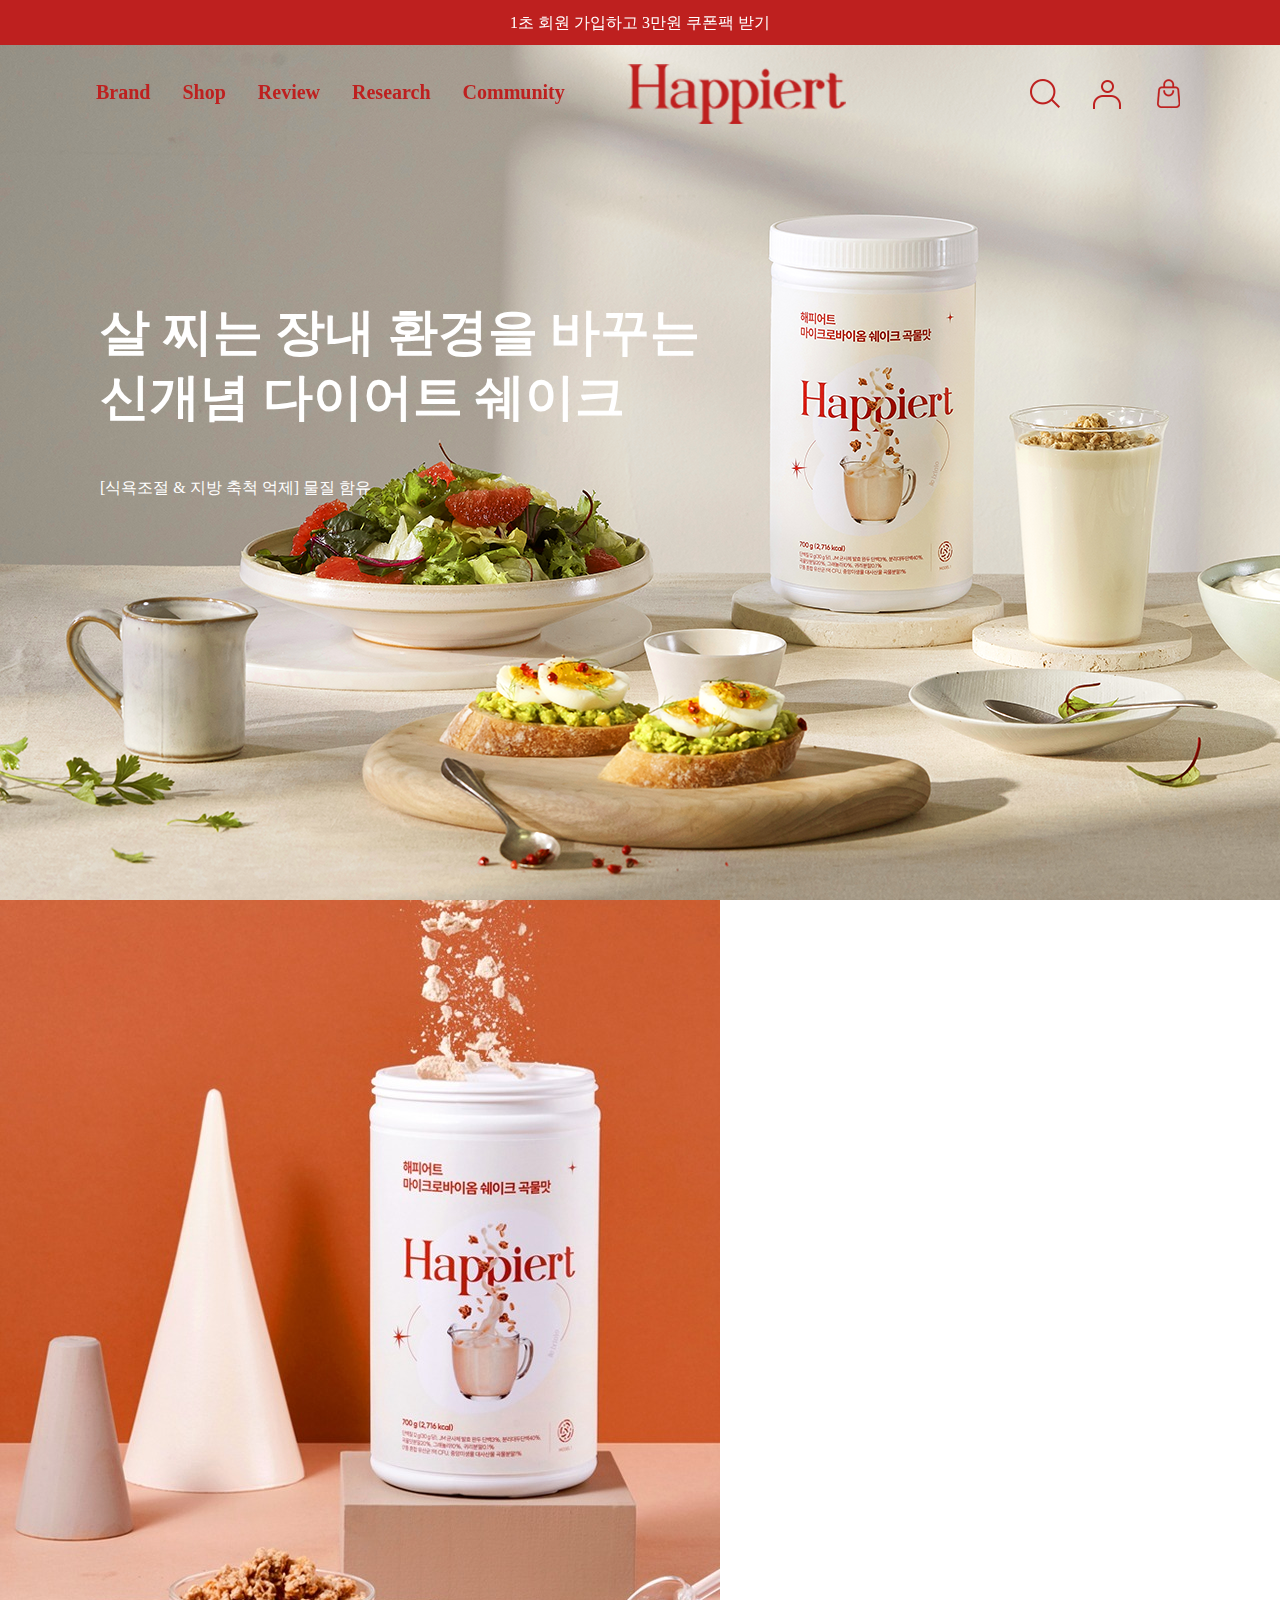
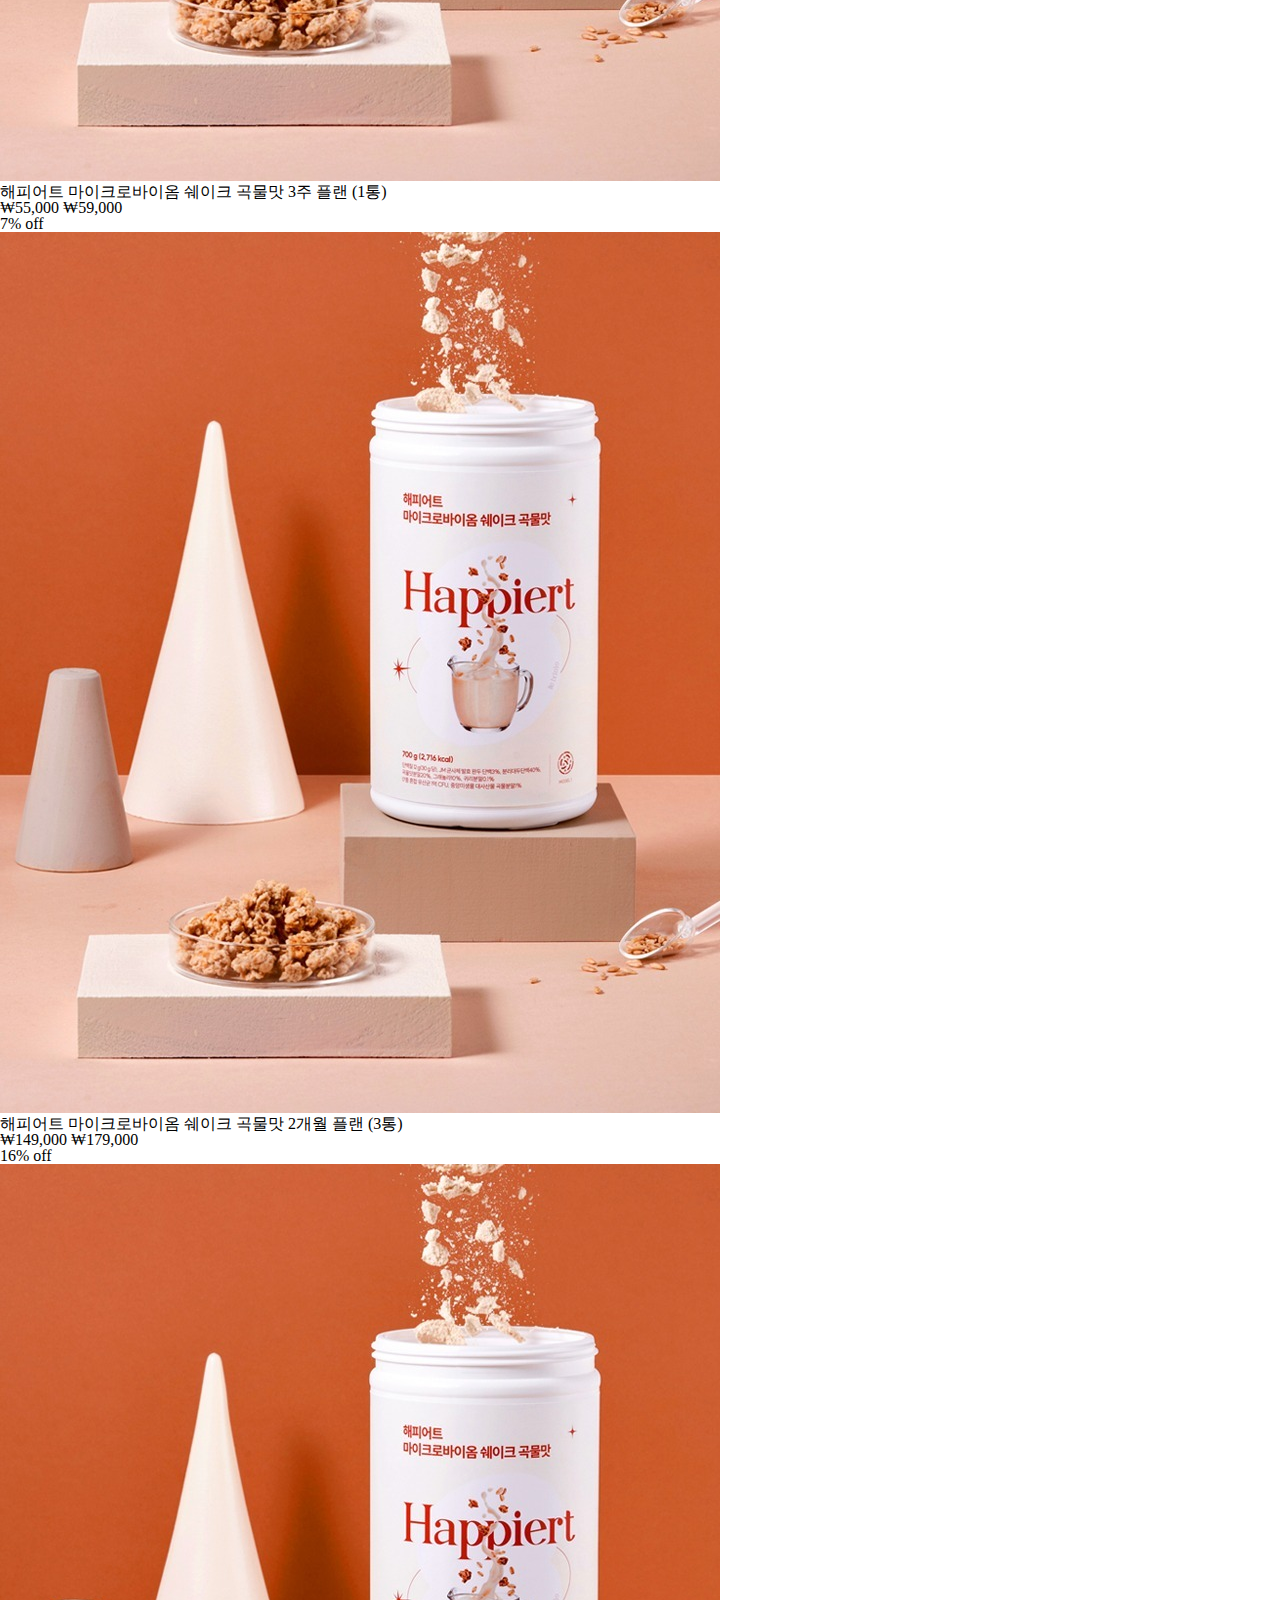
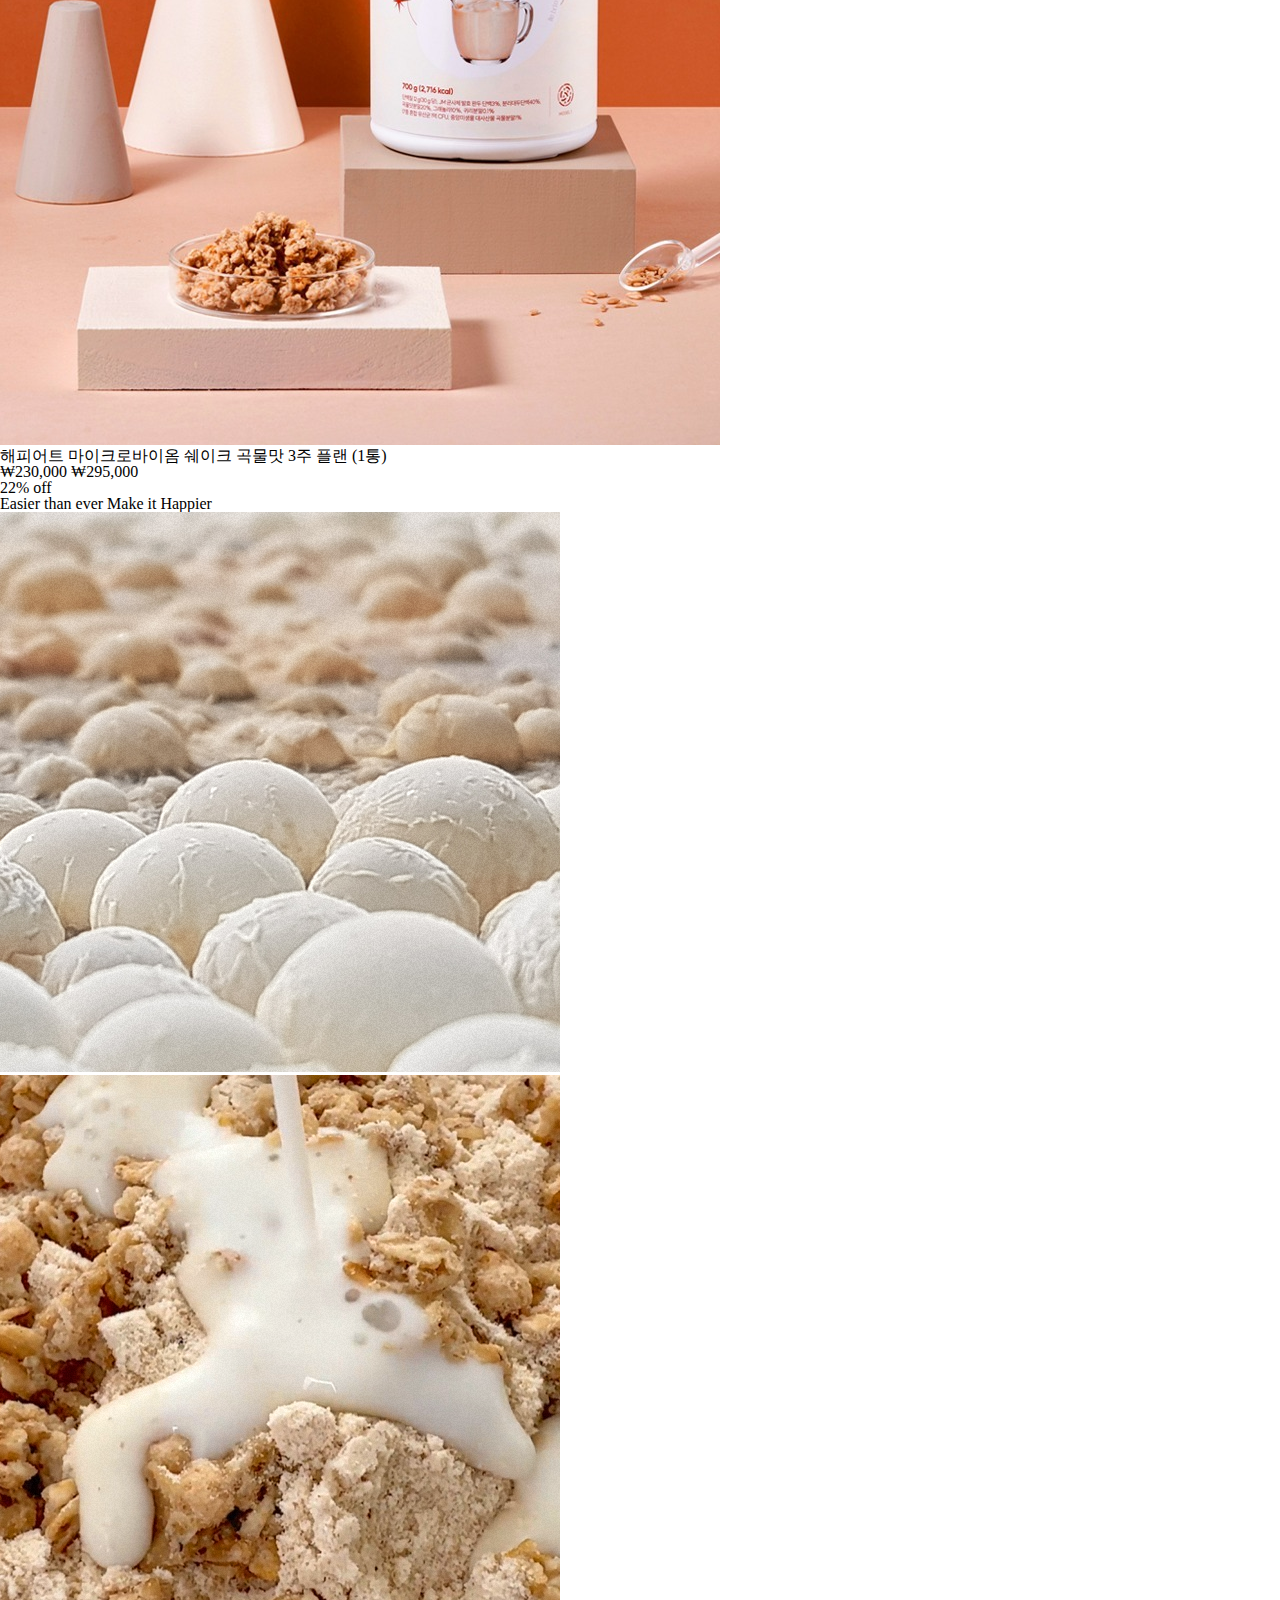
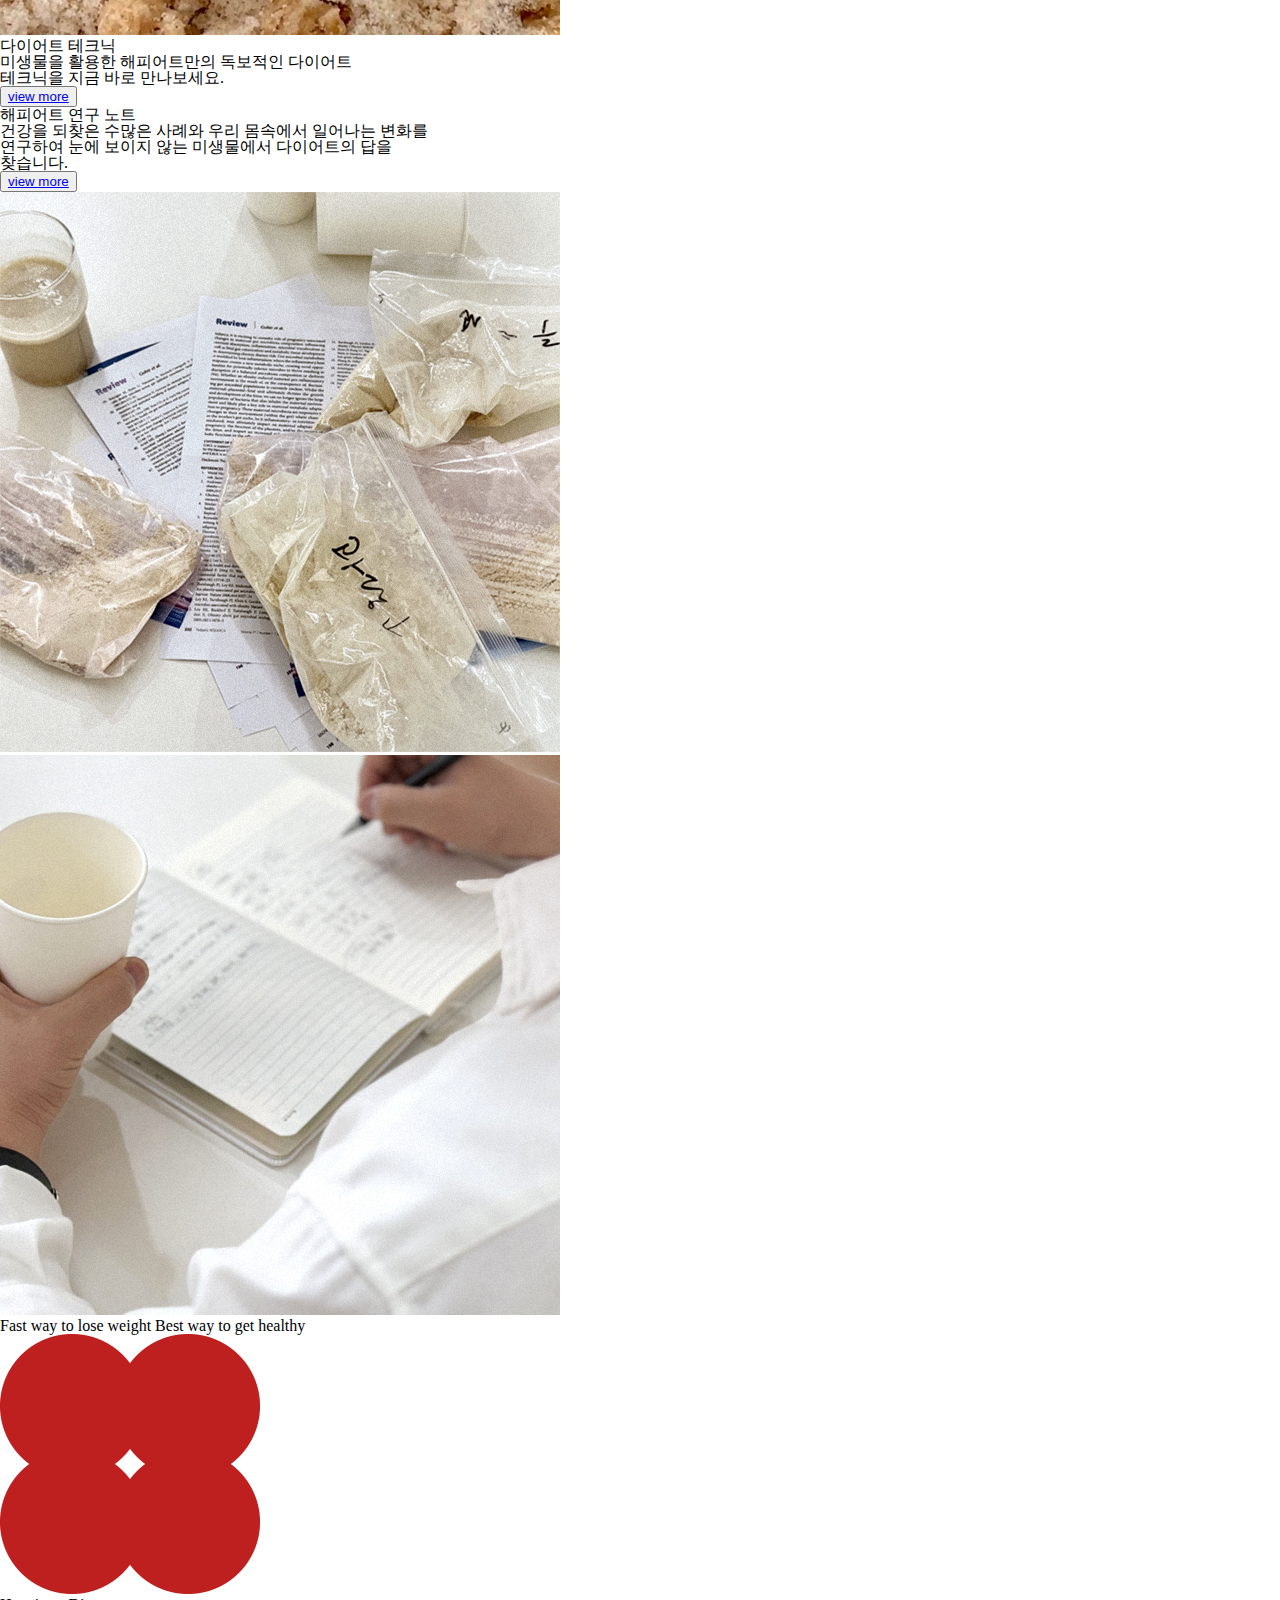
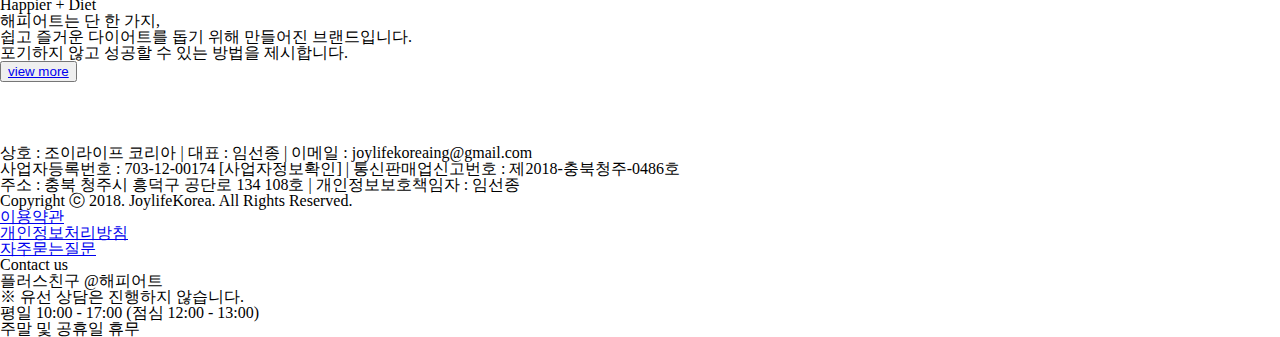
<file: index_1.html>
<!DOCTYPE html>
<html lang="ko">
<head>
    <meta charset="UTF-8">
    <meta name="viewport" content="width=device-width, initial-scale=1.0">
    <title>해피어트 선생님</title>
    <link rel="stylesheet" href="./css/style_1.css">
    <link rel="stylesheet" href="./css/reset.css">
</head>
<body>
    <header>
        <div class="sign_up_popup">
            <a href="#">
                1초 회원 가입하고 3만원 쿠폰팩 받기
            </a>
        </div>
        <div class="header">
            <ul class="menu">
                <li>
                    <a href="#">Brand</a>
                </li>
                <li>
                    <a href="#">Shop</a>
                </li>
                <li>
                    <a href="#">Review</a>
                </li>
                <li>
                    <a href="#">Research</a>
                </li>
                <li>
                    <a href="#">Community</a>
                </li>
            </ul>
            <h1 class="logo">
                <img src="./img/logo_rd.png" alt="">
            </h1>
            <ul class="header_icons">
                <li>
                    <a href="#">
                        <img src="./img/icon_1.png" alt="">
                    </a>
                </li>
                <li>
                    <a href="#">
                        <img src="./img/icon_2.png" alt="">
                    </a>
                </li>
                <li>
                    <a href="#">
                        <img src="./img/icon_3.png" alt="">
                    </a>
                </li>
            </ul>
        </div>
    </header>

    <section class="main_container" id="main_container">
        <div class="main_background">
            <!-- 이미지 삽입 예정 -->
            <div class="main_texts">
                <h2>
                    살 찌는 장내 환경을 바꾸는
                        <br>
                    신개념 다이어트 쉐이크
                </h2>
                <p>
                    [식욕조절 & 지방 축척 억제] 물질 함유
                </p>
            </div>
        </div>

        <!-- 탑 고정 버튼 -->
        <div class="fixed_icons">
            <a href="#main_container">
                <img src="./img/top_btn.png" alt="">
            </a>
            <a href="#">
                <img src="./img/qna_btn.png" alt="">
            </a>
        </div>
    </section>

    <section class="shake_type_container">
        <ul>
            <li>
                <a href="#">
                    <img src="./img/shop_1.jpg" alt="">
                </a>
                <div class="shake_texts">
                    <h2 class="shake_name">
                        해피어트 마이크로바이옴 쉐이크 곡물맛 3주 플랜 (1통)
                    </h2>
                    <p class="shake_discount">
                        &#8361;55,000
                        <span class="shake_price">
                             &#8361;59,000
                        </span>
                    </p>
                    <span class="dicscount_rate">7% off</span>
                </div>
            </li>
            <li>
                <a href="#">
                    <img src="./img/shop_1.jpg" alt="">
                </a>
                <div class="shake_texts">
                    <h2 class="shake_name">
                        해피어트 마이크로바이옴 쉐이크 곡물맛 2개월 플랜 (3통)
                    </h2>
                    <p class="shake_discount">
                        &#8361;149,000
                        <span class="shake_price">
                             &#8361;179,000
                        </span>
                    </p>
                    <span class="dicscount_rate">16% off</span>
                </div>
            </li>
            <li>
                <a href="#">
                    <img src="./img/shop_1.jpg" alt="">
                </a>
                <div class="shake_texts">
                    <h2 class="shake_name">
                        해피어트 마이크로바이옴 쉐이크 곡물맛 3주 플랜 (1통)
                    </h2>
                    <p class="shake_discount">
                        &#8361;230,000
                        <span class="shake_price">
                             &#8361;295,000
                        </span>
                    </p>
                    <span class="dicscount_rate">22% off</span>
                </div>
            </li>
        </ul>
    </section>
    
    <section class="ani_text_container">
        <div class="ani_text">
            <p>
                Easier than ever Make it Happier
            </p>
        </div>
    </section>

    <section class="diet_technique_container">
        <ul>
            <li>
                <img src="./img/Research_1.png" alt="">
            </li>
            <li>
                <img src="./img/Research_2.png" alt="">
            </li>
            <li class="diet_technique_text">
                <div>
                    <h2>
                        다이어트 테크닉
                    </h2>
                    <p>
                        미생물을 활용한 해피어트만의 독보적인 다이어트
                        <br>
                        테크닉을 지금 바로 만나보세요.
                    </p>
                </div>
                <button class="button">
                    <a href="#">
                        view more
                    </a>
                </button>
            </li>
        </ul>
        <ul>
            <li class="diet_technique_text">
                <div>
                    <h2>
                        해피어트 연구 노트
                    </h2>
                    <p>
                        건강을 되찾은 수많은 사례와 우리 몸속에서 일어나는 변화를
                        <br>
                        연구하여 눈에 보이지 않는 미생물에서 다이어트의 답을
                        <br>
                        찾습니다.
                    </p>
                </div>
                <button class="button">
                    <a href="#">
                        view more
                    </a>
                </button>
            </li>
            <li>
                <img src="./img/Research_3.png" alt="">
            </li>
            <li>
                <img src="./img/Research_4.png" alt="">
            </li>
        </ul>
    </section>

    <section class="identity_container">
        <div class="identity_text">
            <h2>Fast way to
                <span>
                    lose 
                </span>
                weight Best way to get healthy
            </h2>
            <figure>
                <img src="./img/ani_icon.png" alt="">
            </figure>
        </div>
        <div class="identity_content">
            <h2>
                Happier + Diet
            </h2>
            <p>
                해피어트는 단 한 가지,
                <br>
                쉽고 즐거운 다이어트를 돕기 위해 만들어진 브랜드입니다.
                <br>
                포기하지 않고 성공할 수 있는 방법을 제시합니다.
            </p>
        </div>
        <button class="button">
            <a href="#">
                view more
            </a>
        </button>
    </section>
    
    <footer>
        <figure>
            <a href="#">
                <img src="./img/logo_wh.png" alt="">
            </a>
        </figure>
        <div class="footer_content">
            <div class="info">
                <h2 class="footer_title"></h2>
                <div class="info_texts">
                    <p>
                        상호 : 조이라이프 코리아 | 대표 : 임선종 | 이메일 : joylifekoreaing@gmail.com
                    </p>
                    <p>
                        사업자등록번호 : 703-12-00174 [사업자정보확인] | 통신판매업신고번호 : 제2018-충북청주-0486호
                    </p>
                    <p>
                        주소 : 충북 청주시 흥덕구 공단로 134 108호 | 개인정보보호책임자 : 임선종
                    </p>
                </div>
                <p>
                    Copyright ⓒ 2018. JoylifeKorea. All Rights Reserved.
                </p>
                <div class="Guide">
                    <h2 class="footer_title"></h2>
                    <ul>
                        <li>
                            <a href="#">이용약관</a>
                        </li>
                        <li>
                            <a href="#">개인정보처리방침</a>
                        </li>
                        <li>
                            <a href="#">자주묻는질문</a>
                        </li>
                    </ul>
                </div>
                <div class="contact">
                    <h2 class="footer_title">Contact us</h2>
                    <div>
                        <p>
                            플러스친구 @해피어트
                            <br>
                            ※ 유선 상담은 진행하지 않습니다.
                        </p>
                        <p>
                            평일 10:00 - 17:00 (점심 12:00 - 13:00)
                            <br>
                            주말 및 공휴일 휴무
                        </p>
                    </div>
                </div>
            </div>
        </div>
    </footer>
    <script src="/script/script_1.js"></script>
</body>
</html>
</file>
<file: css/style_1.css>
/* 폰트 시작 */
@font-face {
    font-family: 'NanumSquareNeo';
    src: url(https://hangeul.pstatic.net/hangeul_static/webfont/NanumSquareNeo/NanumSquareNeoTTF-bRg.eot);
    src: url(https://hangeul.pstatic.net/hangeul_static/webfont/NanumSquareNeo/NanumSquareNeoTTF-bRg.eot?#iefix) format("embedded-opentype"), url(https://hangeul.pstatic.net/hangeul_static/webfont/NanumSquareNeo/NanumSquareNeoTTF-bRg.woff) format("woff"), url(https://hangeul.pstatic.net/hangeul_static/webfont/NanumSquareNeo/NanumSquareNeoTTF-bRg.ttf) format("truetype");
}

@font-face {
    font-family: 'NanumSquareNeoBold';
    src: url(https://hangeul.pstatic.net/hangeul_static/webfont/NanumSquareNeo/NanumSquareNeoTTF-cBd.eot);
    src: url(https://hangeul.pstatic.net/hangeul_static/webfont/NanumSquareNeo/NanumSquareNeoTTF-cBd.eot?#iefix) format("embedded-opentype"), url(https://hangeul.pstatic.net/hangeul_static/webfont/NanumSquareNeo/NanumSquareNeoTTF-cBd.woff) format("woff"), url(https://hangeul.pstatic.net/hangeul_static/webfont/NanumSquareNeo/NanumSquareNeoTTF-cBd.ttf) format("truetype");
}

body {
    font-family: 'NanumSquareNeo';
}
/* 폰트 끝 */

/* 헤더 시작 */
header {
    position: fixed;
    top: 0;
    left: 0;
    width: 100%;
    transition: 0.5s;
    z-index: 1;
}

.sign_up_popup{
    background-color: #BE201F;
    text-align: center;
    height: 45px;
    line-height: 45px;
}

.sign_up_popup > a {
    color: #fff;
    text-decoration: none;
}

.header {
    display: flex;
    justify-content: space-between;
    height: 100px;
    align-items: center;
    padding: 0 80px;
}

.menu {
    display: flex;
}

.menu > li {
    margin: 0 16px;
}

.menu > li > a {
    font-size: 20px;
    text-decoration: none;
    color: #BE201F;
    font-weight: 900;
}

.menu > li > a::after {
    /* ::after 가상요소는 꾸밈요소로 css에서 꾸며주는 역할 */
    content: '';
    width: 0%;
    height: 2px;
    display: block;
    /* 콘텐츠를 비웠기 때문에 사용 */
    background-color: #BE201F;
    margin-top: 5px;
    transition: 0.5s;
}

.menu > li:hover a::after {
    width: 100%;
}

.logo {
    width: 550px;
    text-align: center;
}

.header_icons {
    display: flex;
    width: 550px;
    justify-content: flex-end;
}

.header_icons > li {
    margin: 0 16px;
}

/* 헤더 끝 */

/* 메인 시작 */
.main_container {
    height: 100vh;
}
.main_background {
    background: url(../img/header_img.png);
    width: 100%;
    height: 100%;
    background-repeat: no-repeat;
    position: relative;
}

.main_texts {
    position: absolute;
    color: #fff;
    top: 300px;
    left: 100px;
}

.main_texts > h2 {
    font-size: 50px;
    font-weight: 600;
    line-height: 65px;
    margin-bottom: 50px;
}
</file>
